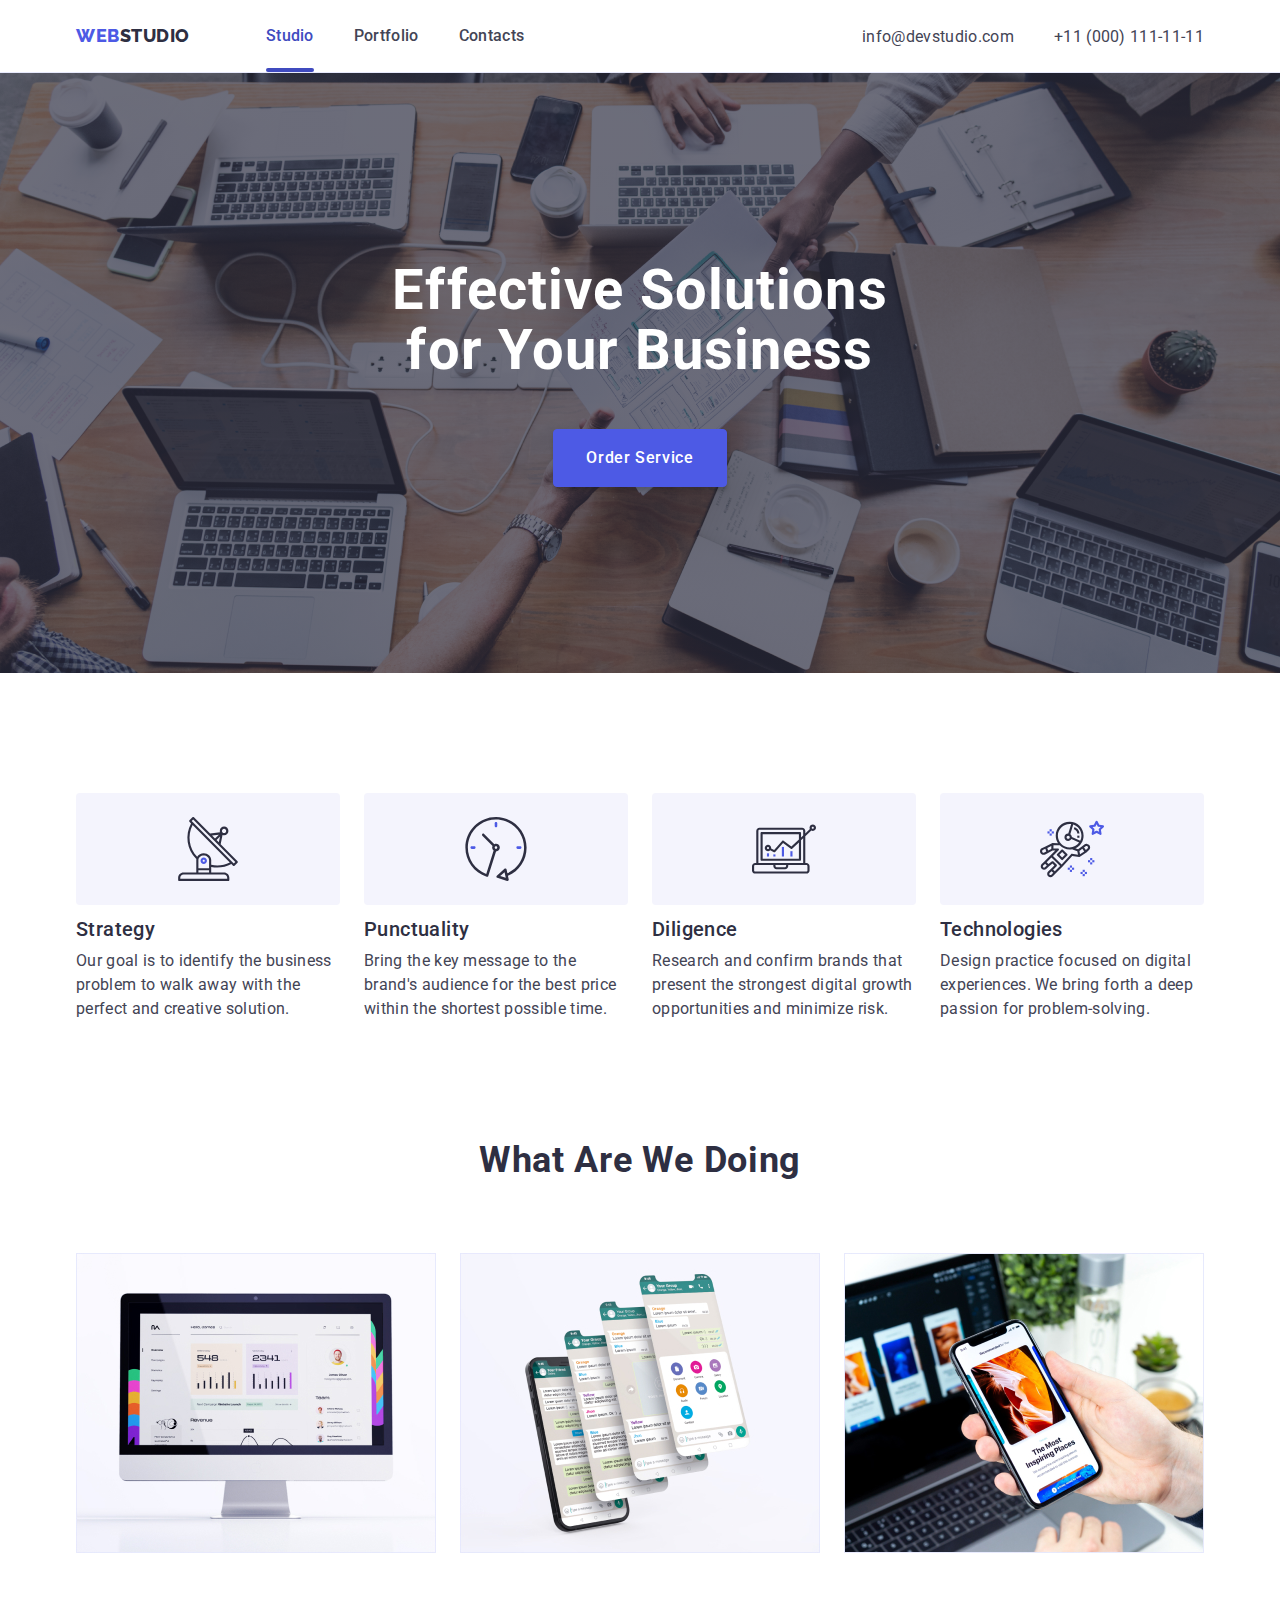
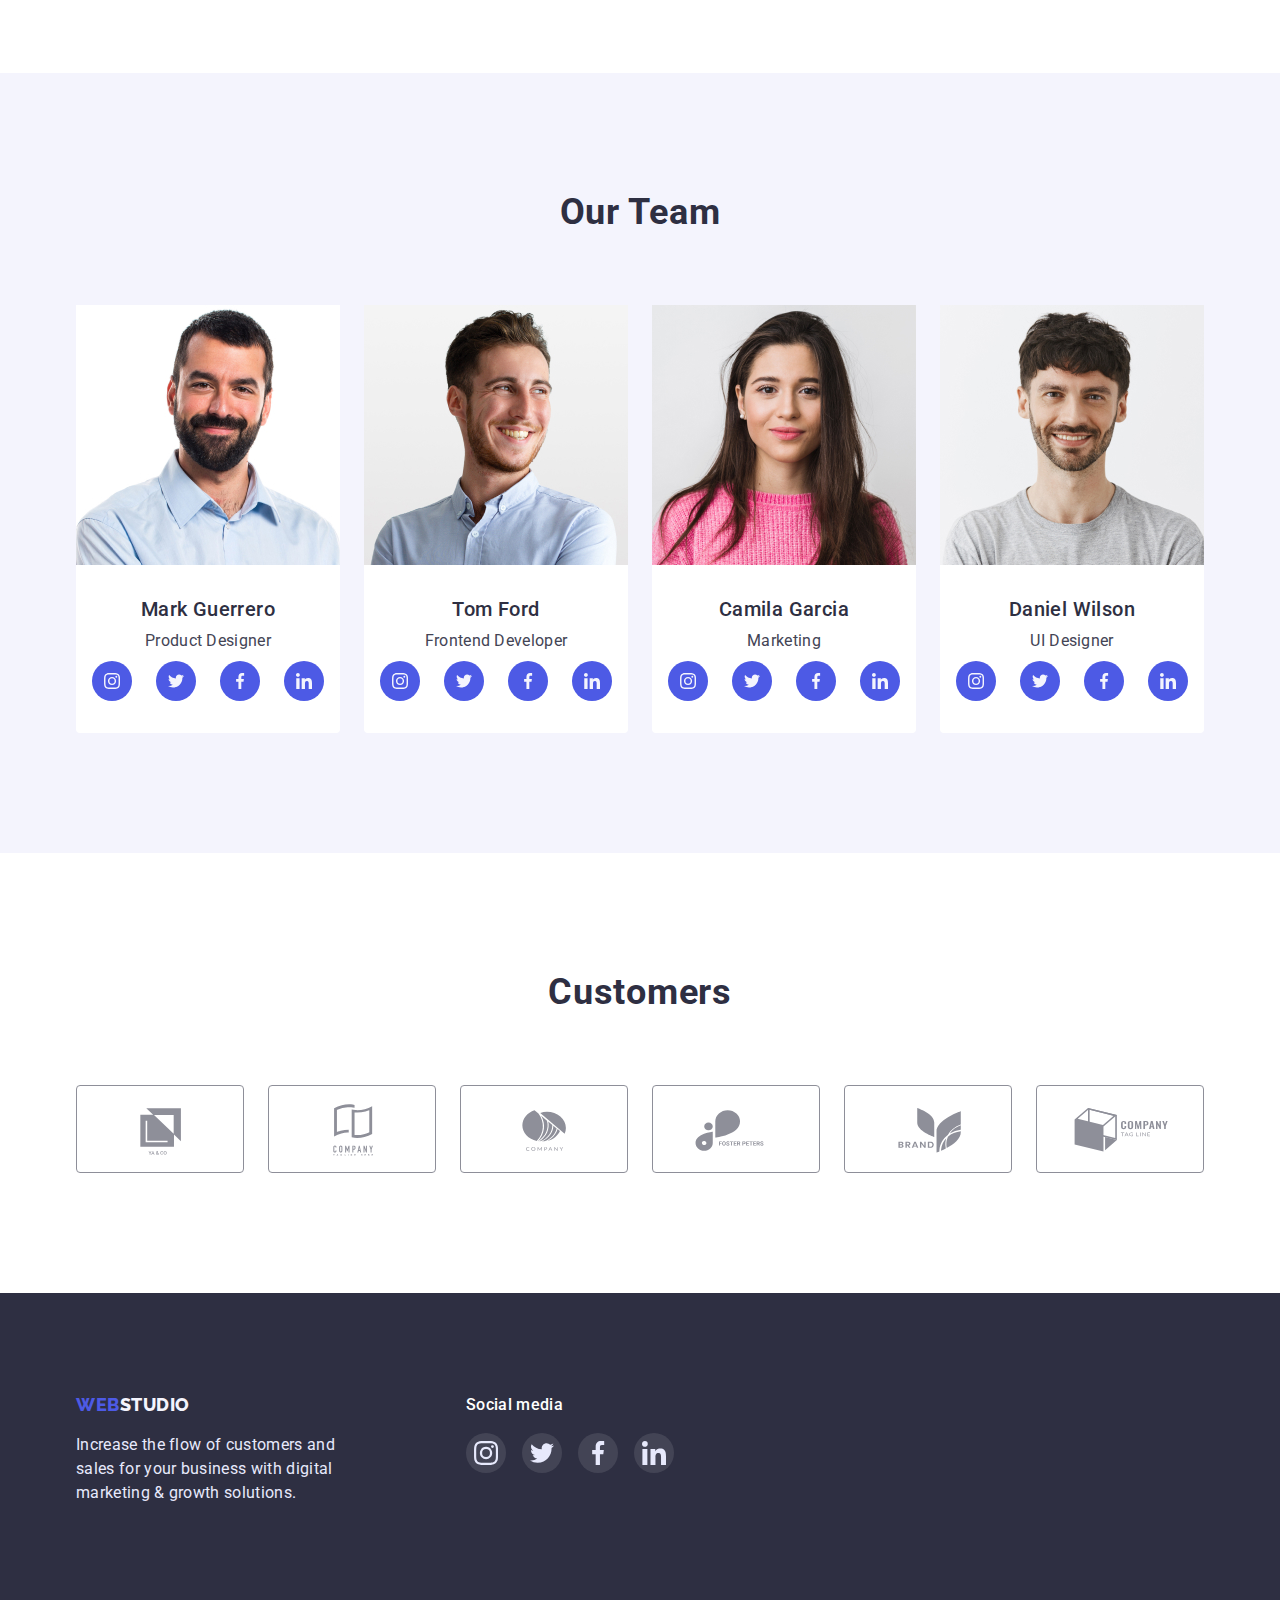
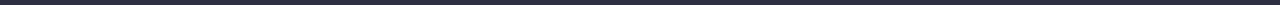
<file: index.html>
<!DOCTYPE html>
<html lang="en">
  <head>
    <meta charset="UTF-8" />
    <meta http-equiv="X-UA-Compatible" content="IE=edge" />
    <meta name="viewport" content="width=device-width, initial-scale=1.0" />

    <title>WebStudio</title>

    <!-- Fonts -->

    <link href="https://fonts.gstatic.com" rel="preconnect" />
    <link href="https://fonts.gstatic.com" rel="preconnect" crossorigin />
    <link
      href="https://fonts.googleapis.com/css2?family=Raleway:wght@800&family=Roboto:wght@400;500;700;900&display=swap"
      rel="stylesheet"
    />

    <!-- Modern normalize -->

    <link
      href="https://cdnjs.cloudflare.com/ajax/libs/modern-normalize/1.1.0/modern-normalize.min.css"
      rel="stylesheet"
    />

    <!-- Custom styles -->

    <link href="./css/styles.css" rel="stylesheet" />
  </head>

  <body>
    <!-- Header section -->

    <header class="page-header">
      <div class="header-wrap container">
        <a class="logo link" href="./index.html">
          <span class="header-logo-accent">Web</span>Studio
        </a>

        <nav class="header-nav">
          <ul class="header-nav-list">
            <li class="header-nav-item">
              <a class="header-nav-link link current" href="./index.html">Studio</a>
            </li>

            <li class="header-nav-item">
              <a class="header-nav-link link" href="./portfolio.html">Portfolio</a>
            </li>

            <li class="header-nav-item">
              <a class="header-nav-link link" href="./contacts.html">Contacts</a>
            </li>
          </ul>
        </nav>

        <!-- Contact nav -->

        <ul class="header-contacts">
          <li class="header-contacts-item">
            <a class="header-contacts-link link" href="mailto:info@devstudio.com"
              >info@devstudio.com</a
            >
          </li>
          <li class="header-contacts-item">
            <a class="header-contacts-link link" href="tel:+110001111111">+11 (000) 111-11-11</a>
          </li>
        </ul>
      </div>
    </header>

    <!-- Main information -->

    <main>
      <!-- Hero section -->

      <section class="hero">
        <div class="container">
          <h1 class="hero-title centered">Effective Solutions for Your Business</h1>
          <button class="btn btn-hero centered" data-modal-open type="button">Order Service</button>
        </div>
      </section>

      <!-- Skills section -->

      <section class="section">
        <div class="container">
          <h2 class="title visually-hidden">About us</h2>
          <ul class="skills-list">
            <li class="item icon-antenna">
              <h3 class="subtitle">Strategy</h3>
              <p class="text">
                Our goal is to identify the business problem to walk away with the perfect and
                creative solution.
              </p>
            </li>

            <li class="item icon-clock">
              <h3 class="subtitle">Punctuality</h3>
              <p class="text">
                Bring the key message to the brand's audience for the best price within the shortest
                possible time.
              </p>
            </li>
            <li class="item icon-diagram">
              <h3 class="subtitle">Diligence</h3>
              <p class="text">
                Research and confirm brands that present the strongest digital growth opportunities
                and minimize risk.
              </p>
            </li>
            <li class="item icon-astronaut">
              <h3 class="subtitle">Technologies</h3>
              <p class="text">
                Design practice focused on digital experiences. We bring forth a deep passion for
                problem-solving.
              </p>
            </li>
          </ul>
        </div>
      </section>

      <!-- What are we doing section -->

      <section class="section padtop-0">
        <div class="container">
          <h2 class="title">What Are We Doing</h2>
          <ul class="work-list">
            <li class="item">
              <a class="link" href="#">
                <img
                  src="./images/gallery/what-are-we-doing/img-1.jpg"
                  alt="Computer"
                  width="360"
                />
              </a>
            </li>
            <li class="item">
              <a class="link" href="#">
                <img src="./images/gallery/what-are-we-doing/img-2.jpg" alt="Phone" width="360" />
              </a>
            </li>
            <li class="item">
              <a class="link" href="#">
                <img
                  src="./images/gallery/what-are-we-doing/img-3.jpg"
                  alt="Hand holding phone"
                  width="360"
                />
              </a>
            </li>
          </ul>
        </div>
      </section>

      <!-- Our team section -->

      <section class="section team">
        <div class="container">
          <h2 class="title">Our Team</h2>

          <ul class="team-list">
            <li class="item">
              <img src="./images/team/img-1.jpg" alt="Mark Guerrero" width="264" />

              <div class="team-content">
                <h3 class="subtitle text-center">Mark Guerrero</h3>
                <p class="text text-center">Product Designer</p>
                <ul class="socials list">
                  <li class="socials-item">
                    <a
                      class="socials-link link"
                      href="https://www.instagram.com/"
                      aria-label="Instagram"
                      target="_blank"
                      rel="noopener noreferrer"
                    >
                      <svg class="socials-icon" width="16" height="16">
                        <use href="./images/icons.svg#icon-instagram"></use>
                      </svg>
                    </a>
                  </li>
                  <li class="socials-item">
                    <a
                      class="socials-link link"
                      href="https://www.twitter.com/"
                      aria-label="Twitter"
                      target="_blank"
                      rel="noopener noreferrer"
                    >
                      <svg class="socials-icon" width="16" height="16">
                        <use href="./images/icons.svg#icon-twitter"></use>
                      </svg>
                    </a>
                  </li>

                  <li class="socials-item">
                    <a
                      class="socials-link link"
                      href="https://www.facebook.com/"
                      aria-label="Facebook"
                      target="_blank"
                      rel="noopener noreferrer"
                    >
                      <svg class="socials-icon" width="16" height="16">
                        <use href="./images/icons.svg#icon-facebook"></use>
                      </svg>
                    </a>
                  </li>

                  <li class="socials-item">
                    <a
                      class="socials-link link"
                      href="https://www.linkedin.com/"
                      aria-label="Linkedin"
                      target="_blank"
                      rel="noopener noreferrer"
                    >
                      <svg class="socials-icon" width="16" height="16">
                        <use href="./images/icons.svg#icon-linkedin"></use>
                      </svg>
                    </a>
                  </li>
                </ul>
              </div>
            </li>
            <li class="item">
              <img src="./images/team/img-2.jpg" alt="Tom Ford" width="264" />

              <div class="team-content">
                <h3 class="subtitle text-center">Tom Ford</h3>
                <p class="text text-center">Frontend Developer</p>
                <ul class="socials list">
                  <li class="socials-item">
                    <a
                      class="socials-link link"
                      href="https://www.instagram.com/"
                      aria-label="Instagram"
                      target="_blank"
                      rel="noopener noreferrer"
                    >
                      <svg class="socials-icon" width="16" height="16">
                        <use href="./images/icons.svg#icon-instagram"></use>
                      </svg>
                    </a>
                  </li>
                  <li class="socials-item">
                    <a
                      class="socials-link link"
                      href="https://www.twitter.com/"
                      aria-label="Twitter"
                      target="_blank"
                      rel="noopener noreferrer"
                    >
                      <svg class="socials-icon" width="16" height="16">
                        <use href="./images/icons.svg#icon-twitter"></use>
                      </svg>
                    </a>
                  </li>

                  <li class="socials-item">
                    <a
                      class="socials-link link"
                      href="https://www.facebook.com/"
                      aria-label="Facebook"
                      target="_blank"
                      rel="noopener noreferrer"
                    >
                      <svg class="socials-icon" width="16" height="16">
                        <use href="./images/icons.svg#icon-facebook"></use>
                      </svg>
                    </a>
                  </li>

                  <li class="socials-item">
                    <a
                      class="socials-link link"
                      href="https://www.linkedin.com/"
                      aria-label="Linkedin"
                      target="_blank"
                      rel="noopener noreferrer"
                    >
                      <svg class="socials-icon" width="16" height="16">
                        <use href="./images/icons.svg#icon-linkedin"></use>
                      </svg>
                    </a>
                  </li>
                </ul>
              </div>
            </li>
            <li class="item">
              <img src="./images/team/img-3.jpg" alt="Camila Garcia" width="264" />

              <div class="team-content">
                <h3 class="subtitle text-center">Camila Garcia</h3>
                <p class="text text-center">Marketing</p>
                <ul class="socials list">
                  <li class="socials-item">
                    <a
                      class="socials-link link"
                      href="https://www.instagram.com/"
                      aria-label="Instagram"
                      target="_blank"
                      rel="noopener noreferrer"
                    >
                      <svg class="socials-icon" width="16" height="16">
                        <use href="./images/icons.svg#icon-instagram"></use>
                      </svg>
                    </a>
                  </li>
                  <li class="socials-item">
                    <a
                      class="socials-link link"
                      href="https://www.twitter.com/"
                      aria-label="Twitter"
                      target="_blank"
                      rel="noopener noreferrer"
                    >
                      <svg class="socials-icon" width="16" height="16">
                        <use href="./images/icons.svg#icon-twitter"></use>
                      </svg>
                    </a>
                  </li>

                  <li class="socials-item">
                    <a
                      class="socials-link link"
                      href="https://www.facebook.com/"
                      aria-label="Facebook"
                      target="_blank"
                      rel="noopener noreferrer"
                    >
                      <svg class="socials-icon" width="16" height="16">
                        <use href="./images/icons.svg#icon-facebook"></use>
                      </svg>
                    </a>
                  </li>

                  <li class="socials-item">
                    <a
                      class="socials-link link"
                      href="https://www.linkedin.com/"
                      aria-label="Linkedin"
                      target="_blank"
                      rel="noopener noreferrer"
                    >
                      <svg class="socials-icon" width="16" height="16">
                        <use href="./images/icons.svg#icon-linkedin"></use>
                      </svg>
                    </a>
                  </li>
                </ul>
              </div>
            </li>
            <li class="item">
              <img src="./images/team/img-4.jpg" alt="Daniel Wilson" width="264" />

              <div class="team-content">
                <h3 class="subtitle text-center">Daniel Wilson</h3>
                <p class="text text-center">UI Designer</p>
                <ul class="socials list">
                  <li class="socials-item">
                    <a
                      class="socials-link link"
                      href="https://www.instagram.com/"
                      aria-label="Instagram"
                      target="_blank"
                      rel="noopener noreferrer"
                    >
                      <svg class="socials-icon" width="16" height="16">
                        <use href="./images/icons.svg#icon-instagram"></use>
                      </svg>
                    </a>
                  </li>
                  <li class="socials-item">
                    <a
                      class="socials-link link"
                      href="https://www.twitter.com/"
                      aria-label="Twitter"
                      target="_blank"
                      rel="noopener noreferrer"
                    >
                      <svg class="socials-icon" width="16" height="16">
                        <use href="./images/icons.svg#icon-twitter"></use>
                      </svg>
                    </a>
                  </li>

                  <li class="socials-item">
                    <a
                      class="socials-link link"
                      href="https://www.facebook.com/"
                      aria-label="Facebook"
                      target="_blank"
                      rel="noopener noreferrer"
                    >
                      <svg class="socials-icon" width="16" height="16">
                        <use href="./images/icons.svg#icon-facebook"></use>
                      </svg>
                    </a>
                  </li>

                  <li class="socials-item">
                    <a
                      class="socials-link link"
                      href="https://www.linkedin.com/"
                      aria-label="Linkedin"
                      target="_blank"
                      rel="noopener noreferrer"
                    >
                      <svg class="socials-icon" width="16" height="16">
                        <use href="./images/icons.svg#icon-linkedin"></use>
                      </svg>
                    </a>
                  </li>
                </ul>
              </div>
            </li>
          </ul>
        </div>
      </section>

      <!-- CUSTOMERS section -->

      <section class="customers section">
        <div class="container">
          <h2 class="title">Customers</h2>
          <ul class="customers-list">
            <li class="customers-list-item">
              <a class="customers-list-link" href="#">
                <svg class="customers-list-icon" width="168" height="88">
                  <use href="./images/icons.svg#icon-custumer-1"></use>
                </svg>
              </a>
            </li>
            <li class="customers-list-item">
              <a class="customers-list-link" href="#">
                <svg class="customers-list-icon" width="168" height="88">
                  <use href="./images/icons.svg#icon-custumer-2"></use>
                </svg>
              </a>
            </li>
            <li class="customers-list-item">
              <a class="customers-list-link" href="#">
                <svg class="customers-list-icon" width="168" height="88">
                  <use href="./images/icons.svg#icon-custumer-3"></use>
                </svg>
              </a>
            </li>
            <li class="customers-list-item">
              <a class="customers-list-link" href="#">
                <svg class="customers-list-icon" width="168" height="88">
                  <use href="./images/icons.svg#icon-custumer-4"></use>
                </svg>
              </a>
            </li>
            <li class="customers-list-item">
              <a class="customers-list-link" href="#">
                <svg class="customers-list-icon" width="168" height="88">
                  <use href="./images/icons.svg#icon-custumer-5"></use>
                </svg>
              </a>
            </li>
            <li class="customers-list-item">
              <a class="customers-list-link" href="#">
                <svg class="customers-list-icon" width="168" height="88">
                  <use href="./images/icons.svg#icon-custumer-6"></use>
                </svg>
              </a>
            </li>
          </ul>
        </div>
      </section>
    </main>

    <!-- Footer -->

    <footer class="page-footer">
      <div class="container">
        <div>
          <a class="link logo" href="./index.html">
            <span class="footer-logo-accent">Web</span>Studio
          </a>

          <p class="text">
            Increase the flow of customers and sales for your business with digital marketing &
            growth solutions.
          </p>
        </div>

        <div class="footer-social-side">
          <p class="footer-social-text">Social media</p>
          <ul class="footer-social-list">
            <li class="footer-social-list-item">
              <a
                class="footer-social-list-link"
                href="https://www.instagram.com/"
                aria-label="Instagram"
                target="_blank"
                rel="noopener noreferrer"
              >
                <svg class="footer-social-list-icon" width="24" height="24">
                  <use href="./images/icons.svg#icon-instagram"></use>
                </svg>
              </a>
            </li>
            <li class="footer-social-list-item">
              <a
                class="footer-social-list-link"
                href="https://www.twitter.com/"
                aria-label="Twitter"
                target="_blank"
                rel="noopener noreferrer"
              >
                <svg class="footer-social-list-icon" width="24" height="24">
                  <use href="./images/icons.svg#icon-twitter"></use>
                </svg>
              </a>
            </li>
            <li class="footer-social-list-item">
              <a
                class="footer-social-list-link"
                href="https://www.facebook.com/"
                aria-label="Facebook"
                target="_blank"
                rel="noopener noreferrer"
              >
                <svg class="footer-social-list-icon" width="24" height="24">
                  <use href="./images/icons.svg#icon-facebook"></use>
                </svg>
              </a>
            </li>
            <li class="footer-social-list-item">
              <a
                class="footer-social-list-link"
                href="https://www.linkedin.com/"
                aria-label="Linkedin"
                target="_blank"
                rel="noopener noreferrer"
              >
                <svg class="footer-social-list-icon" width="24" height="24">
                  <use href="./images/icons.svg#icon-linkedin"></use>
                </svg>
              </a>
            </li>
          </ul>
        </div>
      </div>
    </footer>

    <div class="backdrop is-hidden" data-modal>
      <div class="modal">
        <button class="modal-btn" data-modal-close type="button">
          <svg class="modal-icon" width="8px" height="8px">
            <use href="./images/icons.svg#icon-close-black-18dp-2-1"></use>
          </svg>
        </button>
      </div>
    </div>

    <script src="./js/modal.js"></script>
  </body>
</html>
</file>
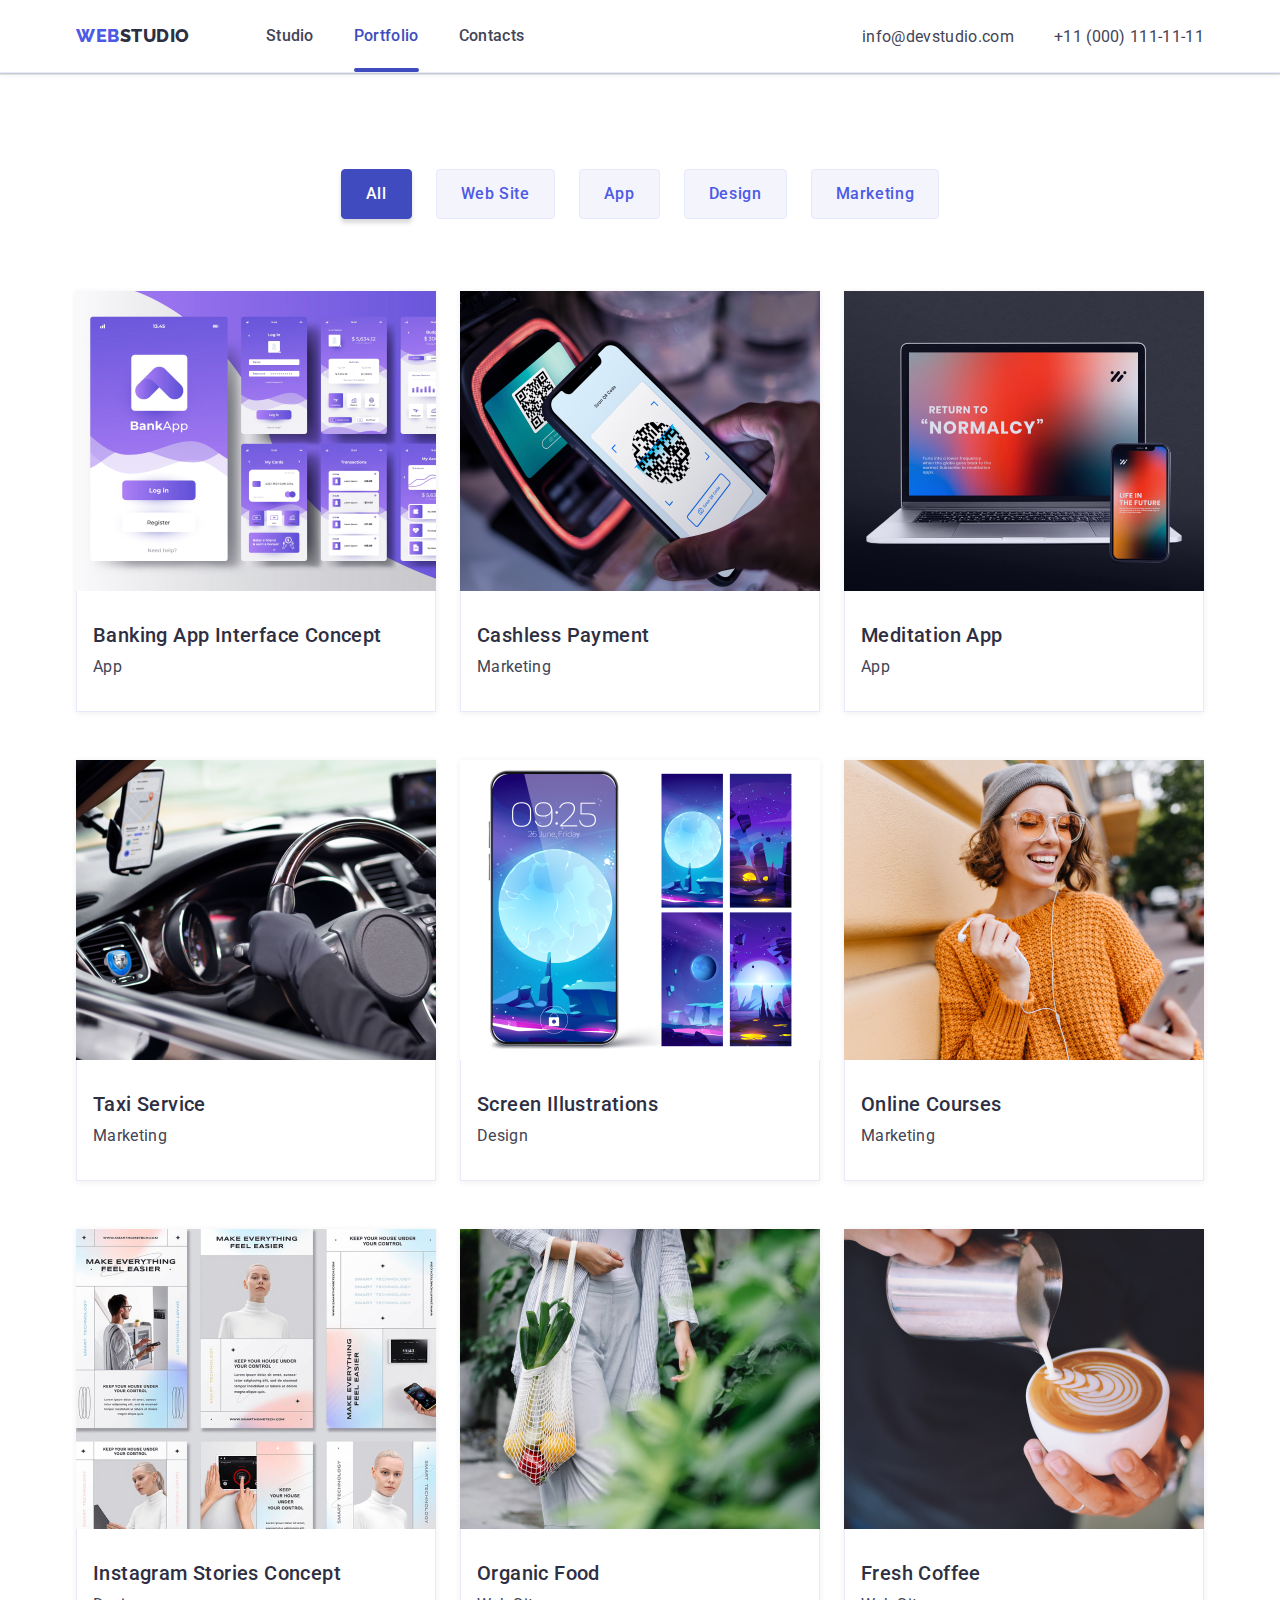
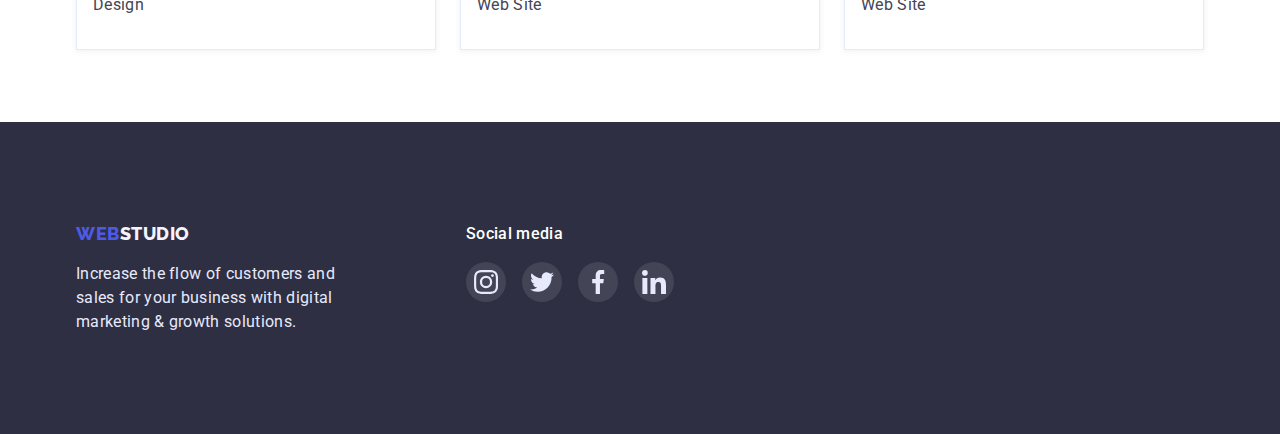
<file: portfolio.html>
<!DOCTYPE html>
<html lang="en">
  <head>
    <meta charset="UTF-8" />
    <meta http-equiv="X-UA-Compatible" content="IE=edge" />
    <meta name="viewport" content="width=device-width, initial-scale=1.0" />

    <title>WebStudio</title>

    <!-- Fonts -->

    <link href="https://fonts.gstatic.com" rel="preconnect" />
    <link href="https://fonts.gstatic.com" rel="preconnect" crossorigin />
    <link
      href="https://fonts.googleapis.com/css2?family=Raleway:wght@800&family=Roboto:wght@400;500;700;900&display=swap"
      rel="stylesheet"
    />

    <!-- Modern normalize -->

    <link
      href="https://cdnjs.cloudflare.com/ajax/libs/modern-normalize/1.1.0/modern-normalize.min.css"
      rel="stylesheet"
    />

    <!-- Custom styles -->

    <link href="./css/styles.css" rel="stylesheet" />
  </head>

  <body>
    <!-- Header section -->

    <header class="page-header">
      <div class="header-wrap container">
        <a class="logo link" href="./index.html">
          <span class="header-logo-accent">Web</span>Studio
        </a>

        <nav class="header-nav">
          <ul class="header-nav-list">
            <li class="header-nav-item">
              <a class="header-nav-link link" href="./index.html">Studio</a>
            </li>

            <li class="header-nav-item">
              <a class="header-nav-link link current" href="./portfolio.html">Portfolio</a>
            </li>

            <li class="header-nav-item">
              <a class="header-nav-link link" href="./contacts.html">Contacts</a>
            </li>
          </ul>
        </nav>
        <!-- Contact nav -->

        <ul class="header-contacts">
          <li class="header-contacts-item">
            <a class="header-contacts-link link" href="mailto:info@devstudio.com"
              >info@devstudio.com</a
            >
          </li>
          <li class="header-contacts-item">
            <a class="header-contacts-link link" href="tel:+110001111111">+11 (000) 111-11-11</a>
          </li>
        </ul>
      </div>
    </header>

    <!-- Main information -->

    <main>
      <!-- Portfolio nav-->

      <section class="portfolio-filter section">
        <div class="container">
          <h1 class="title visually-hidden">Portfolio</h1>

          <ul class="portfolio-nav">
            <li class="item">
              <button class="btn btn-portfolio current" type="button">All</button>
            </li>
            <li class="item">
              <button class="btn btn-portfolio" type="button">Web Site</button>
            </li>
            <li class="item">
              <button class="btn btn-portfolio" type="button">App</button>
            </li>
            <li class="item">
              <button class="btn btn-portfolio" type="button">Design</button>
            </li>
            <li class="item">
              <button class="btn btn-portfolio" type="button">Marketing</button>
            </li>
          </ul>

          <!-- Portfolio Cards -->

          <ul class="portfolio-cards">
            <li class="item">
              <a class="portfolio-list-link link" href="#">
                <div class="card-thumb">
                  <p class="card-overlay-text">
                    14 Stylish and User-Friendly App Design Concepts · Task Manager App · Calorie
                    Tracker App · Exotic Fruit Ecommerce App · Cloud Storage App
                  </p>

                  <img
                    src="./images/gallery/services/img-1.jpg"
                    alt="Banking App Interface Concept"
                    width="360"
                    height="300"
                  />
                </div>

                <div class="card-content">
                  <h2 class="subtitle">Banking App Interface Concept</h2>
                  <p class="text">App</p>
                </div>
              </a>
            </li>

            <li class="item">
              <a class="portfolio-list-link link" href="#">
                <div class="card-thumb">
                  <p class="card-overlay-text">
                    14 Stylish and User-Friendly App Design Concepts · Task Manager App · Calorie
                    Tracker App · Exotic Fruit Ecommerce App · Cloud Storage App
                  </p>

                  <img
                    src="./images/gallery/services/img-2.jpg"
                    alt="Cashless Payment"
                    width="360"
                    height="300"
                  />
                </div>
                <div class="card-content">
                  <h2 class="subtitle">Cashless Payment</h2>
                  <p class="text">Marketing</p>
                </div>
              </a>
            </li>

            <li class="item">
              <a class="portfolio-list-link link" href="#">
                <div class="card-thumb">
                  <p class="card-overlay-text">
                    14 Stylish and User-Friendly App Design Concepts · Task Manager App · Calorie
                    Tracker App · Exotic Fruit Ecommerce App · Cloud Storage App
                  </p>

                  <img
                    src="./images/gallery/services/img-3.jpg"
                    alt="Meditaion App"
                    width="360"
                    height="300"
                  />
                </div>
                <div class="card-content">
                  <h2 class="subtitle">Meditation App</h2>
                  <p class="text">App</p>
                </div>
              </a>
            </li>

            <li class="item">
              <a class="portfolio-list-link link" href="#">
                <div class="card-thumb">
                  <p class="card-overlay-text">
                    14 Stylish and User-Friendly App Design Concepts · Task Manager App · Calorie
                    Tracker App · Exotic Fruit Ecommerce App · Cloud Storage App
                  </p>

                  <img
                    src="./images/gallery/services/img-4.jpg"
                    alt="Taxi Service"
                    width="360"
                    height="300"
                  />
                </div>

                <div class="card-content">
                  <h2 class="subtitle">Taxi Service</h2>
                  <p class="text">Marketing</p>
                </div>
              </a>
            </li>

            <li class="item">
              <a class="portfolio-list-link link" href="#">
                <div class="card-thumb">
                  <p class="card-overlay-text">
                    14 Stylish and User-Friendly App Design Concepts · Task Manager App · Calorie
                    Tracker App · Exotic Fruit Ecommerce App · Cloud Storage App
                  </p>

                  <img
                    src="./images/gallery/services/img-5.jpg"
                    alt="Screen Illustrations"
                    width="360"
                    height="300"
                  />
                </div>

                <div class="card-content">
                  <h2 class="subtitle">Screen Illustrations</h2>
                  <p class="text">Design</p>
                </div>
              </a>
            </li>

            <li class="item">
              <a class="portfolio-list-link link" href="#">
                <div class="card-thumb">
                  <p class="card-overlay-text">
                    14 Stylish and User-Friendly App Design Concepts · Task Manager App · Calorie
                    Tracker App · Exotic Fruit Ecommerce App · Cloud Storage App
                  </p>

                  <img
                    src="./images/gallery/services/img-6.jpg"
                    alt="Online Courses"
                    width="360"
                    height="300"
                  />
                </div>
                <div class="card-content">
                  <h2 class="subtitle">Online Courses</h2>
                  <p class="text">Marketing</p>
                </div>
              </a>
            </li>

            <li class="item">
              <a class="portfolio-list-link link" href="#">
                <div class="card-thumb">
                  <p class="card-overlay-text">
                    14 Stylish and User-Friendly App Design Concepts · Task Manager App · Calorie
                    Tracker App · Exotic Fruit Ecommerce App · Cloud Storage App
                  </p>

                  <img
                    src="./images/gallery/services/img-7.jpg"
                    alt="Instagram Stories Concept"
                    width="360"
                    height="300"
                  />
                </div>
                <div class="card-content">
                  <h2 class="subtitle">Instagram Stories Concept</h2>
                  <p class="text">Design</p>
                </div>
              </a>
            </li>

            <li class="item">
              <a class="portfolio-list-link link" href="#">
                <div class="card-thumb">
                  <p class="card-overlay-text">
                    14 Stylish and User-Friendly App Design Concepts · Task Manager App · Calorie
                    Tracker App · Exotic Fruit Ecommerce App · Cloud Storage App
                  </p>

                  <img
                    src="./images/gallery/services/img-8.jpg"
                    alt="Organic Food"
                    width="360"
                    height="300"
                  />
                </div>
                <div class="card-content">
                  <h2 class="subtitle">Organic Food</h2>
                  <p class="text">Web Site</p>
                </div>
              </a>
            </li>

            <li class="item">
              <a class="portfolio-list-link link" href="#">
                <div class="card-thumb">
                  <p class="card-overlay-text">
                    14 Stylish and User-Friendly App Design Concepts · Task Manager App · Calorie
                    Tracker App · Exotic Fruit Ecommerce App · Cloud Storage App
                  </p>

                  <img
                    src="./images/gallery/services/img-9.jpg"
                    alt="Fresh Coffee"
                    width="360"
                    height="300"
                  />
                </div>
                <div class="card-content">
                  <h2 class="subtitle">Fresh Coffee</h2>
                  <p class="text">Web Site</p>
                </div>
              </a>
            </li>
          </ul>
        </div>
      </section>
    </main>

    <!-- Footer -->

    <footer class="page-footer">
      <div class="container">
        <div>
          <a class="link logo" href="./index.html">
            <span class="footer-logo-accent">Web</span>Studio
          </a>

          <p class="text">
            Increase the flow of customers and sales for your business with digital marketing &
            growth solutions.
          </p>
        </div>

        <div class="footer-social-side">
          <p class="footer-social-text">Social media</p>
          <ul class="footer-social-list">
            <li class="footer-social-list-item">
              <a
                class="footer-social-list-link"
                href="https://www.instagram.com/"
                aria-label="Instagram"
                target="_blank"
                rel="noopener noreferrer"
              >
                <svg class="footer-social-list-icon" width="24" height="24">
                  <use href="./images/icons.svg#icon-instagram"></use>
                </svg>
              </a>
            </li>
            <li class="footer-social-list-item">
              <a
                class="footer-social-list-link"
                href="https://www.twitter.com/"
                aria-label="Twitter"
                target="_blank"
                rel="noopener noreferrer"
              >
                <svg class="footer-social-list-icon" width="24" height="24">
                  <use href="./images/icons.svg#icon-twitter"></use>
                </svg>
              </a>
            </li>
            <li class="footer-social-list-item">
              <a
                class="footer-social-list-link"
                href="https://www.facebook.com/"
                aria-label="Facebook"
                target="_blank"
                rel="noopener noreferrer"
              >
                <svg class="footer-social-list-icon" width="24" height="24">
                  <use href="./images/icons.svg#icon-facebook"></use>
                </svg>
              </a>
            </li>
            <li class="footer-social-list-item">
              <a
                class="footer-social-list-link"
                href="https://www.linkedin.com/"
                aria-label="Linkedin"
                target="_blank"
                rel="noopener noreferrer"
              >
                <svg class="footer-social-list-icon" width="24" height="24">
                  <use href="./images/icons.svg#icon-linkedin"></use>
                </svg>
              </a>
            </li>
          </ul>
        </div>
      </div>
    </footer>
  </body>
</html>
</file>
<file: css/styles.css>
:root {

  /* FONTS */


  --main-font: 'Roboto', sans-serif;
  --secondary-font: 'Raleway', sans-serif;


  /* TEXT COLORS */


  --primary-text-cl: #2E2F42;
  /* NAVY-BLUE */
  --secondary-txt-cl: #434455;
  /* SLATE */
  --logo-dark-txt-cl: #2E2F42;
  /* NAVY-BLUE */
  --contact-txt-cl: #434455;
  /* SLATE */
  --text-subtle-color: #8e8f99;
  /* LIGHT SLATE */


  --accent-txt-bg-cl: #404BBF;
  /* OCEAN */
  --blue-txt-cl: #4D5AE5;
  /* IRIS */
  --logo-blue-txt-cl: #4D5AE5;
  /* IRIS */



  --hero-main-txt-cl: #FFFFFF;
  /* WHITE- */
  --light-primary-text-cl: #FFFFFF;
  /* WHITE- */
  --footer-logo-light-txt-cl: #F4F4FD;
  /* CLOUD */
  --footer-light-txt-cl: #E7E9FC;
  /* CORNFLOWER */

  --black-txt-cl: #000000;
  /* BLACK- */



  /* BACKGROUND COLORS */



  --main-bg-cl: #FFFFFF;
  /* WHITE- */
  --hero-footer-bg-cl: #2E2F42;
  /* NAVY-BLUE */
  --blue-button-bg-cl: #4D5AE5;
  /* IRIS */
  --portfolio-filter-button-bg-cl: #F4F4FD;
  /* CLOUD */
  --our-tem-bg-cl: #F4F4FD;
  /* CLOUD */
  --green-bg-cl: #31D0AA;
  /* GREEN- */


  /* MODAL */

  --modal-bg-cl: rgba(46, 47, 66, 0.4);
  --modal-window-bg-cl: #FCFCFC;




  /* BORDER COLORS */


  --light-slate-border-cl: #8E8F99;
  /* LIGHT SLATE*/
  --borders-light-cl: #E7E9FC;
  /* CORNFLOWER */
  --portfolio-filter-btn-borders: #E7E9FC;
  /* CORNFLOWER */



  /* GAPS */

  --card-col-gap: 24px;
  --card-row-gap: 48px;



  /* OTHER */

  --transition-anim-fast: 250ms cubic-bezier(0.4, 0, 0.2, 1);

  /* --indent: 24px;
  --items: 4;
  --transition-dur-func: 250ms cubic-bezier(0.4, 0, 0.2, 1);
 */

}


/* Base styles */


*,
*::before,
*::after {
  box-sizing: border-box;
}


body {
  background-color: var(--main-bg-cl);
  color: var(--secondary-txt-cl);
  font-size: 16px;
  font-family: var(--main-font);
  letter-spacing: 0.02em;


}

/* Reset start */

h1,
h2,
h3,
h4,
h5,
h6,
p {
  margin-top: 0;
  margin-bottom: 0;
}

img {
  display: block;
  max-width: 100%;
  height: auto;
}

ul,
ol {
  margin-top: 0;
  margin-bottom: 0;
  padding-left: 0;
  list-style: none;
}

a {
  color: inherit;
  text-decoration: none;
}

button {
  padding: 0;
  border: none;
  cursor: pointer;
}


.visually-hidden {
  position: absolute;
  overflow: hidden;
  clip: rect(0 0 0 0);
  width: 1px;
  height: 1px;
  margin: -1px;
  padding: 0;
  border: 0;

  white-space: nowrap;
  clip-path: inset(100%);
}


/**
  |============================
  | Reset End | Utility
  |============================
*/



.section {
  padding-top: 120px;
  padding-bottom: 120px;
}

.container {
  width: 1158px;
  margin-right: auto;
  margin-left: auto;
  padding-right: 15px;
  padding-left: 15px;
  /* outline: 2px solid red;
    outline-offset: -2px; */
}

.title {

  margin-bottom: 72px;
  color: var(--primary-text-cl);
  font-weight: 700;
  font-size: 36px;
  line-height: 1.11;
  letter-spacing: 0.02em;

  text-align: center;
  text-transform: capitalize;
}

.subtitle {
  margin-bottom: 8px;
  color: var(--primary-text-cl);
  font-weight: 500;
  font-size: 20px;
  line-height: 1.2;
  letter-spacing: 0.02em;
}

.text {
  margin-top: 8px;
  line-height: 1.5;
  letter-spacing: 0.02em;
}



.link {
  color: inherit;
  text-decoration: none;
}


/* Normal state */


.btn {
  display: block;
  padding: 12px 24px;
  border: 1px solid var(--borders-light-cl);
  border-radius: 4px;
  background-color: var(---footer-logo-light-txt-cl);
  color: var(--blue-txt-cl);
  font-weight: 500;
  font-size: 16px;
  font-family: var(--main-font);
  line-height: 1.5;
  letter-spacing: 0.04em;
  cursor: pointer;
  transition: background-color 250ms cubic-bezier(0.4, 0, 0.2, 1),
    border-color 250ms cubic-bezier(0.4, 0, 0.2, 1);
}


.btn.current,
.btn:hover,
.btn:focus {
  border-color: var(--accent-txt-bg-cl);
  background-color: var(--accent-txt-bg-cl);
  color: var(--light-primary-text-cl);
  box-shadow: 0px 4px 4px rgba(0, 0, 0, 0.15);

}

.btn .btn-portfolio .current,
.btn .btn-portfolio:hover,
.btn .btn-portfolio:focus {
  border-color: var(--blue-txt-cl);
  background-color: var(--blue-txt-cl);
  color: var(--light-primary-text-cl);
  box-shadow: 0px 4px 4px rgba(0, 0, 0, 0.15);

}



.centered {
  margin-right: auto;
  margin-left: auto;
}


.padtop-0 {
  padding-top: 0;
}

.text-center {
  text-align: center;
}



/**
  |============================
  |   HEADER 
  |============================
*/




.page-header {

  border-bottom: 1px solid var(--portfolio-filter-btn-borders);
  box-shadow: 0px 2px 1px rgba(46, 47, 66, 0.08), 0px 1px 1px rgba(46, 47, 66, 0.16), 0px 1px 6px rgba(46, 47, 66, 0.08);
}

.header-wrap {
  display: flex;
  align-items: center;
}


.logo {

  color: var(--primary-text-cl);
  font-weight: 800;
  font-size: 18px;

  font-family: 'Raleway', sans-serif;
  line-height: 1.33;
  letter-spacing: 0.03em;
  text-transform: uppercase;

}

.header-logo-accent {
  color: var(--blue-txt-cl);
}


/* Header Nav */


.header-nav {

  margin-right: auto;
}

.header-nav-list {
  display: flex;
  gap: 40px;
  margin-left: 76px;
}

.header-nav-link {
  position: relative;
  display: block;
  padding-top: 24px;
  padding-bottom: 24px;
  color: var(--primary-text-cl);

  font-weight: 500;
  line-height: 1.5;
  transition: color var(--transition-anim-fast);

}



.header-nav-link {
  color: var(--text-dark-color);
  font-weight: 500;
  line-height: 1.5;
}


.header-nav-link.current {
  position: relative;
  color: var(--accent-txt-bg-cl);
}

.header-nav-link.current::after {
  content: '';
  position: absolute;
  bottom: 0;
  display: block;
  width: 100%;
  height: 4px;
  border-radius: 2px;
  background-color: var(--accent-txt-bg-cl);
}

/* Header Contacts */


.header-contacts {
  display: flex;
  gap: 40px;
  align-items: center;
}

.header-contacts-link {
  display: block;
  padding-top: 24px;
  padding-bottom: 23px;
  color: var(--secondary-txt-cl);

  line-height: 1.5;
  transition: color var(--transition-anim-fast);

}

.header-nav-link:hover,
.header-nav-link:focus,
.header-contacts-link:hover,
.header-contacts-link:focus {
  color: var(--accent-txt-bg-cl);

}





/**
  |============================
  | MAIN INDEX
  |============================
*/


/* HERO section */

.hero {
  width: auto;

  max-width: 1440px;
  height: 600px;
  margin-right: auto;
  margin-left: auto;
  padding-top: 188px;
  padding-bottom: 188px;
  background-color: var(--hero-footer-bg-cl);
  background-image: linear-gradient(to right, rgba(46, 47, 66, 0.7), rgba(46, 47, 66, 0.7)),
    url(../images/hero/people-office.png);
  background-position: center;
  background-size: cover;
  background-repeat: no-repeat;
  text-align: center;
}


/* .hero .container {
  

} */


.hero-title {
  max-width: 500px;
  margin: 0 auto;

  color: var(--main-bg-cl);
  font-weight: 700;
  font-size: 56px;
  line-height: 1.07;
  letter-spacing: 0.02em;
  text-align: center;

}

.btn-hero {
  margin-top: 48px;
  padding: 16px 32px;
  border-color: var(--blue-txt-cl);
  border-radius: 4px;
  background-color: var(--blue-txt-cl);
  color: var(--light-primary-text-cl);
  box-shadow: 0px 4px 4px rgba(0, 0, 0, 0.15);
  transition: color var(--transition-anim-fast), background-color var(--transition-anim-fast), box-shadow var(--transition-anim-fast);

}

.btn-hero:hover,
.btn-hero:focus {

  /* background-color: var(--accent-txt-bg-cl); */

  box-shadow: 0px 4px 4px rgba(0, 0, 0, 0.15);

}


.btn.btn-hero.centered {

  text-align: center;

}



/* SKILLS SECTION */

.skills-list {
  display: flex;

}

.skills-list>.item {
  flex-basis: calc(100% / 4);
}

.skills-list>.item:not(:last-child) {
  margin-right: var(--card-col-gap);
}


.icon-antenna::before {
  content: '';
  display: inline-block;
  width: 264px;
  height: 112px;
  margin-bottom: 8px;
  border-radius: 4px;
  background-color: var(--footer-logo-light-txt-cl);
  background-image: url(../images/skills/antenna-1.svg);
  background-position: center;
  background-repeat: no-repeat;

}

.icon-clock::before {
  content: '';
  display: inline-block;
  width: 264px;
  height: 112px;
  margin-bottom: 8px;
  border-radius: 4px;
  background-color: var(--footer-logo-light-txt-cl);
  background-image: url(../images/skills/clock-2.svg);
  background-position: center;
  background-repeat: no-repeat;
}

.icon-diagram::before {
  content: '';
  display: inline-block;
  width: 264px;
  height: 112px;
  margin-bottom: 8px;
  border-radius: 4px;
  background-color: var(--footer-logo-light-txt-cl);
  background-image: url(../images/skills/diagram-3.svg);
  background-position: center;
  background-repeat: no-repeat;
}

.icon-astronaut::before {
  content: '';
  display: inline-block;
  width: 264px;
  height: 112px;
  margin-bottom: 8px;
  border-radius: 4px;
  background-color: var(--footer-logo-light-txt-cl);
  background-image: url(../images/skills/astronaut-4.svg);
  background-position: center;
  background-repeat: no-repeat;
}




/* WHAT ARE WE DOING SECTION */

.work-list {
  display: flex;
  justify-content: center;
  margin-top: 72px;

}

.work-list>.item:not(:last-child) {
  margin-right: 24px;
}


/* TEAM section */

.team {
  background-color: var(--portfolio-filter-button-bg-cl);
}

.team-list {
  display: flex;
  margin-top: 72px;
}

.team-list>.item {
  flex-basis: calc(100% / 4);
  border-radius: 0px 0px 4px 4px;
  background-color: var(--main-bg-cl);
}

.team-list>.item:not(:last-child) {
  margin-right: 24px;
}

.team-content {
  padding: 32px 16px;
}

/* Socials links */

.socials {
  display: flex;
  gap: 24px;
  justify-content: center;
  margin-top: 8px;
}

.socials-link {
  display: flex;
  justify-content: center;
  align-items: center;
  width: 40px;
  height: 40px;
  border-radius: 50%;
  background-color: var(--blue-button-bg-cl);
  transition: background-color var(--transition-anim-fast);

}

.socials-link:hover,
.socials-link:focus {
  background-color: var(--accent-txt-bg-cl);

}

.socials-icon {
  fill: var(--footer-logo-light-txt-cl);

}


/**
  |============================
  | CUSTOMERS section
  |============================
*/

.customers-list {
  display: flex;
  gap: 24px;
  justify-content: center;
  align-items: center;
  --items: 6;

}

.customers-list-item {

  display: flex;
  gap: 20px;
  align-items: center;
}


.customers-list-link {
  display: flex;
  justify-content: center;
  align-items: center;
  width: 168px;
  height: 88px;
  border: 1px solid currentColor;
  border-radius: 4px;
  color: var(--text-subtle-color);

  transition: color var(--transition-anim-fast);
}

.customers-list-link:hover,
.customers-list-link:focus {
  color: var(--accent-txt-bg-cl);

}

.customers-list-icon {
  fill: currentColor;
}



/**
  |============================
  |  PORTFOLIO
  |============================
*/

/* Portfolio Overlay */

.card-thumb {
  position: relative;
  overflow: hidden;
}



.card-overlay-text {

  position: absolute;

  top: 0;
  left: 0;
  overflow: auto;
  width: 360px;
  height: 300px;
  padding: 40px 32px;
  background-color: var(--blue-txt-cl);
  color: var(--footer-logo-light-txt-cl);
  line-height: 1.5;
  letter-spacing: 0.02em;

  transition: 250ms cubic-bezier(0.4, 0, 0.2, 1);
  transform: translateY(100%);
  background-blend-mode: soft-light;
  mix-blend-mode: normal;
}



.portfolio-list-link:hover .card-overlay-text {

  transform: translateY(0);
}


/* Rest of Portfolio */


.portfolio-filter {
  padding-top: 96px;
  padding-bottom: 72px;

}


.btn-portfolio {
  background-color: var(--portfolio-filter-button-bg-cl);
  color: var(--blue-txt-cl);
  transition: color var(--transition-anim-fast);

}

.btn-portfolio:hover,
.btn-portfolio:focus {
  box-shadow: 0px 4px 4px rgba(0, 0, 0, 0.15);

}


.portfolio-nav {
  display: flex;
  justify-content: center;
  margin-bottom: 72px;
}

.portfolio-nav>.item:not(:last-child) {
  margin-right: 24px;
}

.portfolio-cards {
  display: flex;
  flex-wrap: wrap;

  margin-top: calc(-1 * var(--card-row-gap));
  margin-left: calc(-1 * var(--card-col-gap));
}

.portfolio-cards>.item {
  flex-basis: calc(100% / 3 - var(--card-col-gap));
  margin-top: var(--card-row-gap);
  margin-left: var(--card-col-gap);
}

.portfolio-cards .card-content {
  padding-top: 32px;
  padding-bottom: 32px;
  padding-left: 16px;
  border: 1px solid var(--borders-light-cl);
  border-top: 0;
}

.portfolio-list-link {
  display: block;

  box-shadow: 0px 1px 6px rgba(46, 47, 66, 0.08);
  transition: box-shadow var(--transition-anim-fast);

}


.portfolio-list-link:hover,
.portfolio-list-link:focus {

  box-shadow: 0px 1px 6px rgba(46, 47, 66, 0.08), 0px 1px 1px rgba(46, 47, 66, 0.16), 0px 2px 1px rgba(46, 47, 66, 0.08);

}


/**
  |============================
  |   FOOTER
  |============================
*/



.footer-logo-accent {
  color: var(--blue-txt-cl);
}

.page-footer {
  display: flex;
  padding: 100px 0;
  background-color: var(--hero-footer-bg-cl);
  color: var(--footer-light-txt-cl);
}

.page-footer .container {
  display: flex;

}



.page-footer .logo {
  display: block;
  margin-right: 0;
  color: var(--footer-logo-light-txt-cl);
}


.page-footer .text {
  display: inline-block;
  max-width: 270px;
  margin-top: 16px;
  line-height: 1.5;
}



.footer-social-side {

  margin-left: 120px;
}

.footer-social-side>.footer-social-text {
  color: var(--light-primary-text-cl);
  font-weight: 500;
  font-size: 16px;
  line-height: 1.5;
  letter-spacing: 0.02em;

}

.footer-social-text {
  margin-bottom: 16px;
  color: var(--main-bg-cl);
  font-weight: 500;
  line-height: 1.5;
  letter-spacing: 0.02em;

}

.footer-social-list {
  display: flex;
  gap: 16px;
  margin-top: 8px;
}

.footer-social-list-link {
  display: flex;
  justify-content: center;
  align-items: center;
  width: 40px;
  height: 40px;
  border-radius: 50%;
  background-color: rgba(255, 255, 255, 0.1);
  transition: background-color var(--transition-anim-fast);
}

.footer-social-list-link:hover,
.footer-social-list-link:focus {
  background-color: var(--green-bg-cl);

}

.footer-social-list-icon {
  width: 24px;
  height: 24px;
  margin: 8px;

  fill: var(--borders-light-cl);

}

/**
  |============================
  | Modal window
  |============================
*/

.backdrop {
  position: fixed;
  top: 0;
  left: 0;
  z-index: 100;
  width: 100%;
  height: 100%;
  background-color: var(--modal-bg-cl);
  transition: opacity var(--transition-anim-fast), visibility var(--transition-anim-fast);
}

.backdrop.is-hidden {
  opacity: 0;
  visibility: none;
  pointer-events: none;

}

.modal {

  position: absolute;
  top: 50%;
  left: 50%;
  width: 408px;
  height: 576px;

  border-radius: 4px;
  background-color: var(--modal-window-bg-cl);
  box-shadow: 0px 1px 1px rgba(0, 0, 0, 0.14), 0px 1px 3px rgba(0, 0, 0, 0.12), 0px 2px 1px rgba(0, 0, 0, 0.2);
  transform: translateX(-50%) translateY(-50%);



}

.modal-btn {
  position: absolute;
  top: 24px;
  right: 24px;
  display: flex;
  justify-content: center;
  align-items: center;
  width: 24px;
  height: 24px;
  border-radius: 50%;
  color: var(--black-txt-cl);
  background-color: var(--footer-light-txt-cl);
  border: 1px solid rgba(0, 0, 0, 0.1);
  border-radius: 50%;
  transition: color var(--transition-anim-fast), background-color var(--transition-anim-fast),
    border-color var(--transition-anim-fast);

}

.modal-btn:hover,
.modal-btn:focus {
  color: var(--light-primary-text-cl);
  background-color: var(--accent-txt-bg-cl);
  border-color: transparent;
}

.modal-icon {
  fill: currentColor;
}
</file>
